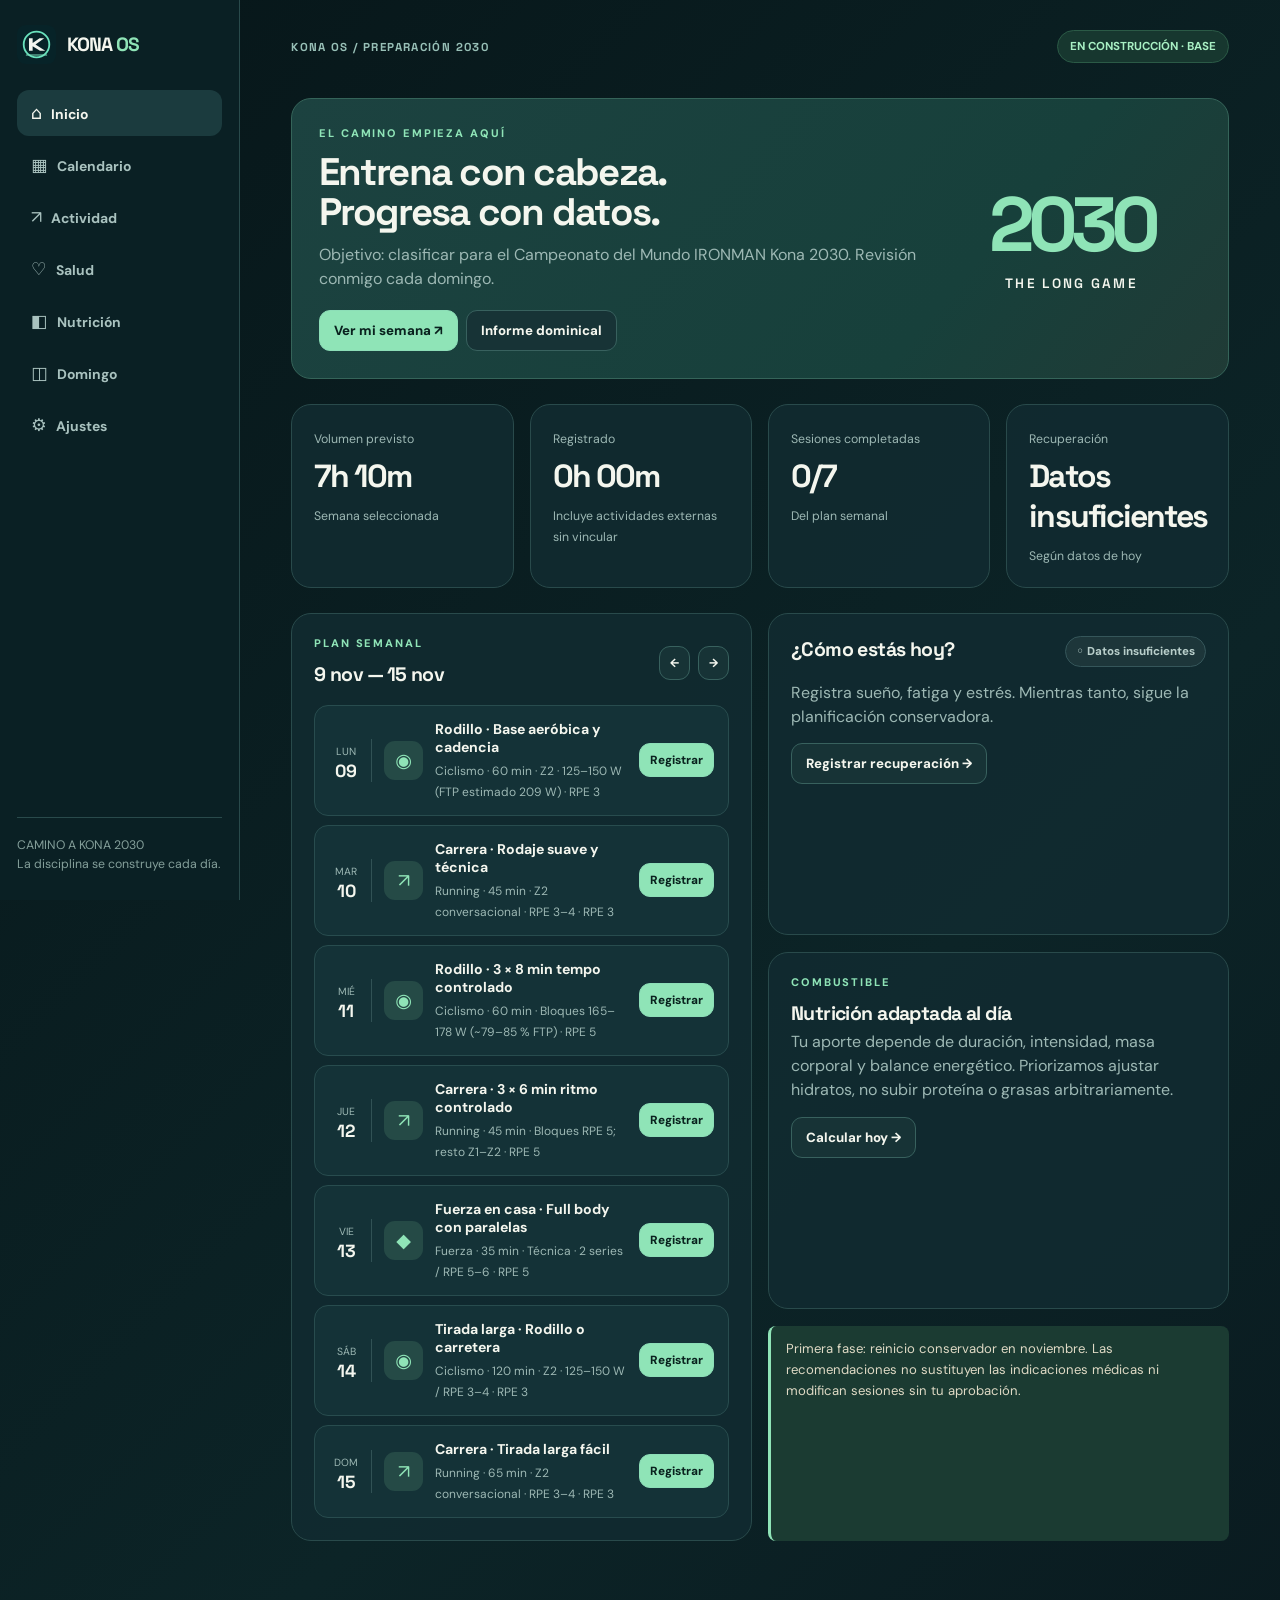
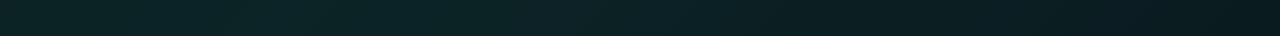
<file: index.html>
<!doctype html><html lang="es"><head><meta charset="utf-8"><meta name="viewport" content="width=device-width, initial-scale=1,viewport-fit=cover"><meta name="theme-color" content="#071b20"><meta name="description" content="Kona OS 2030 · Planificación, recuperación y análisis semanal para el camino a Kona."><link rel="manifest" href="manifest.webmanifest"><link rel="icon" href="assets/icon.svg" type="image/svg+xml"><title>KONA OS 2030 · Preparación inteligente</title><link rel="stylesheet" href="styles.css"></head><body><div id="app"><p class="loading">Preparando tu camino a Kona 2030…</p></div><script type="module" src="app.js"></script></body></html>
</file>
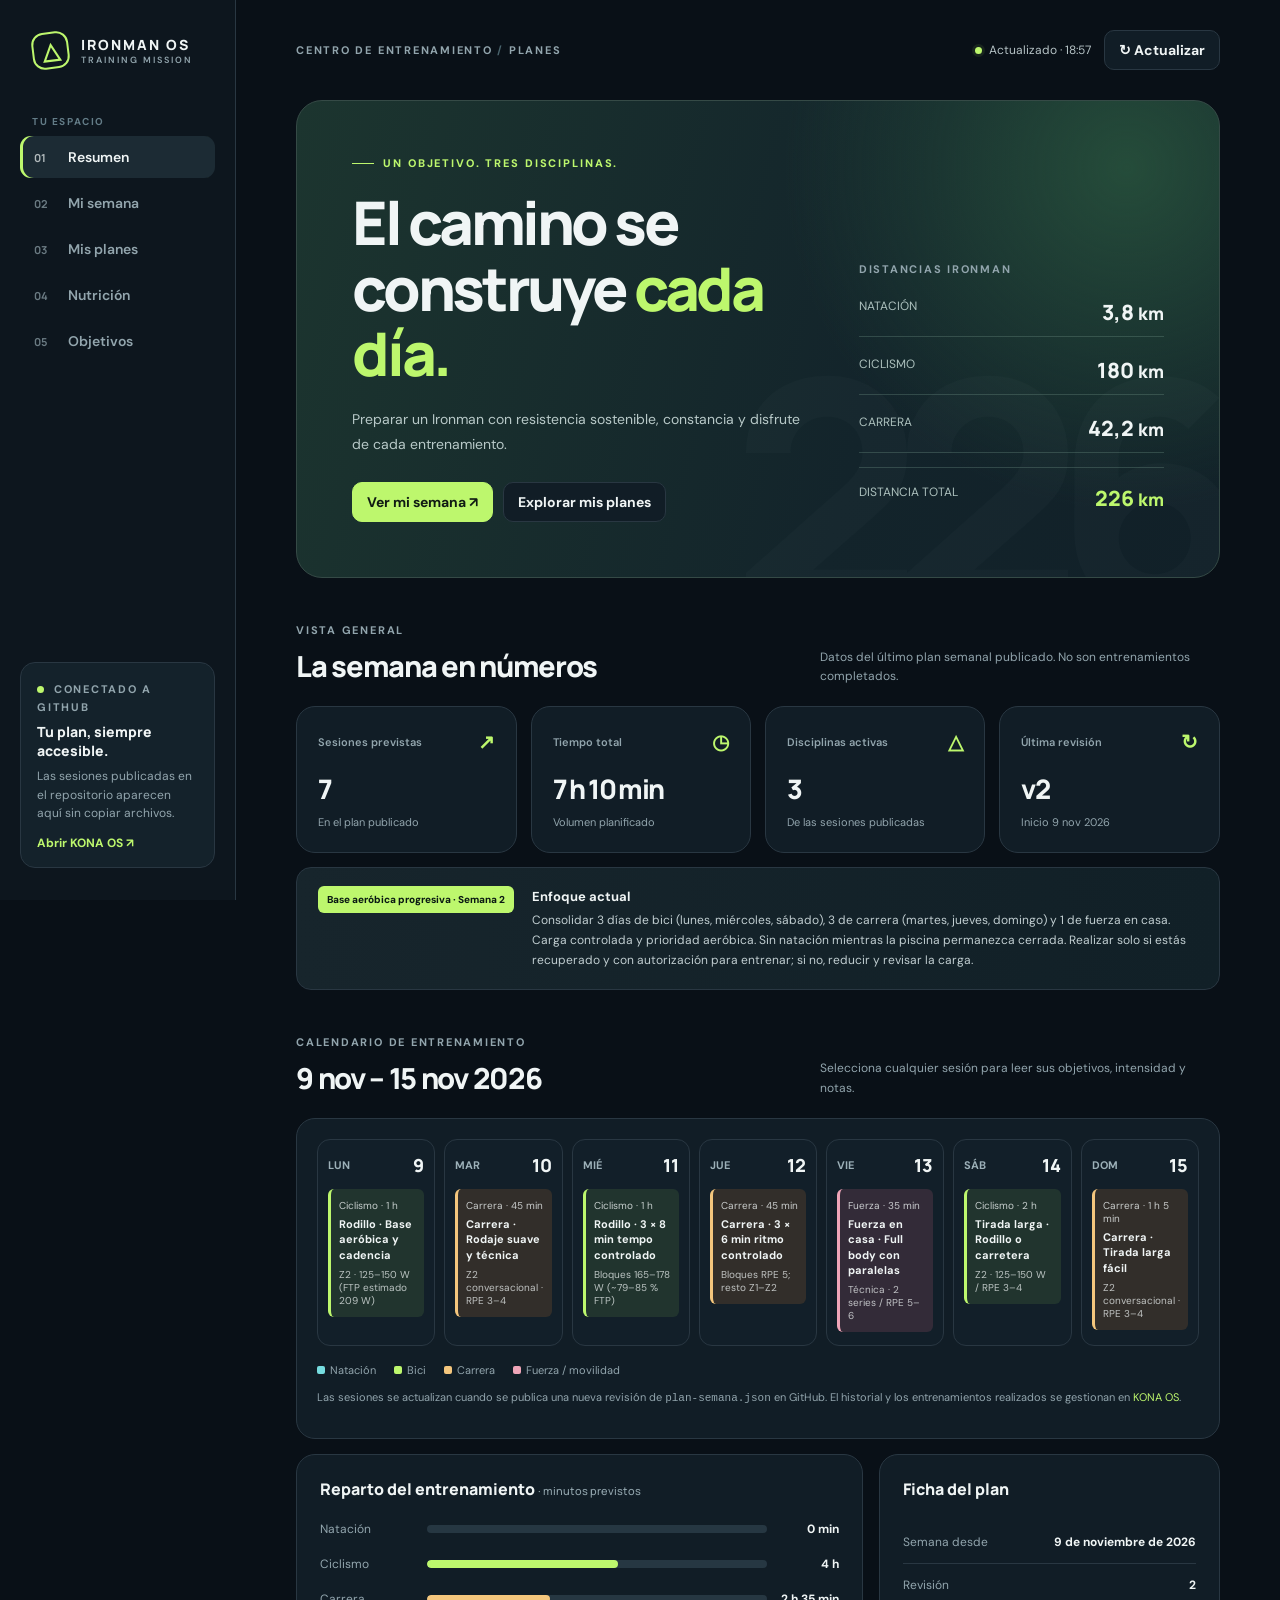
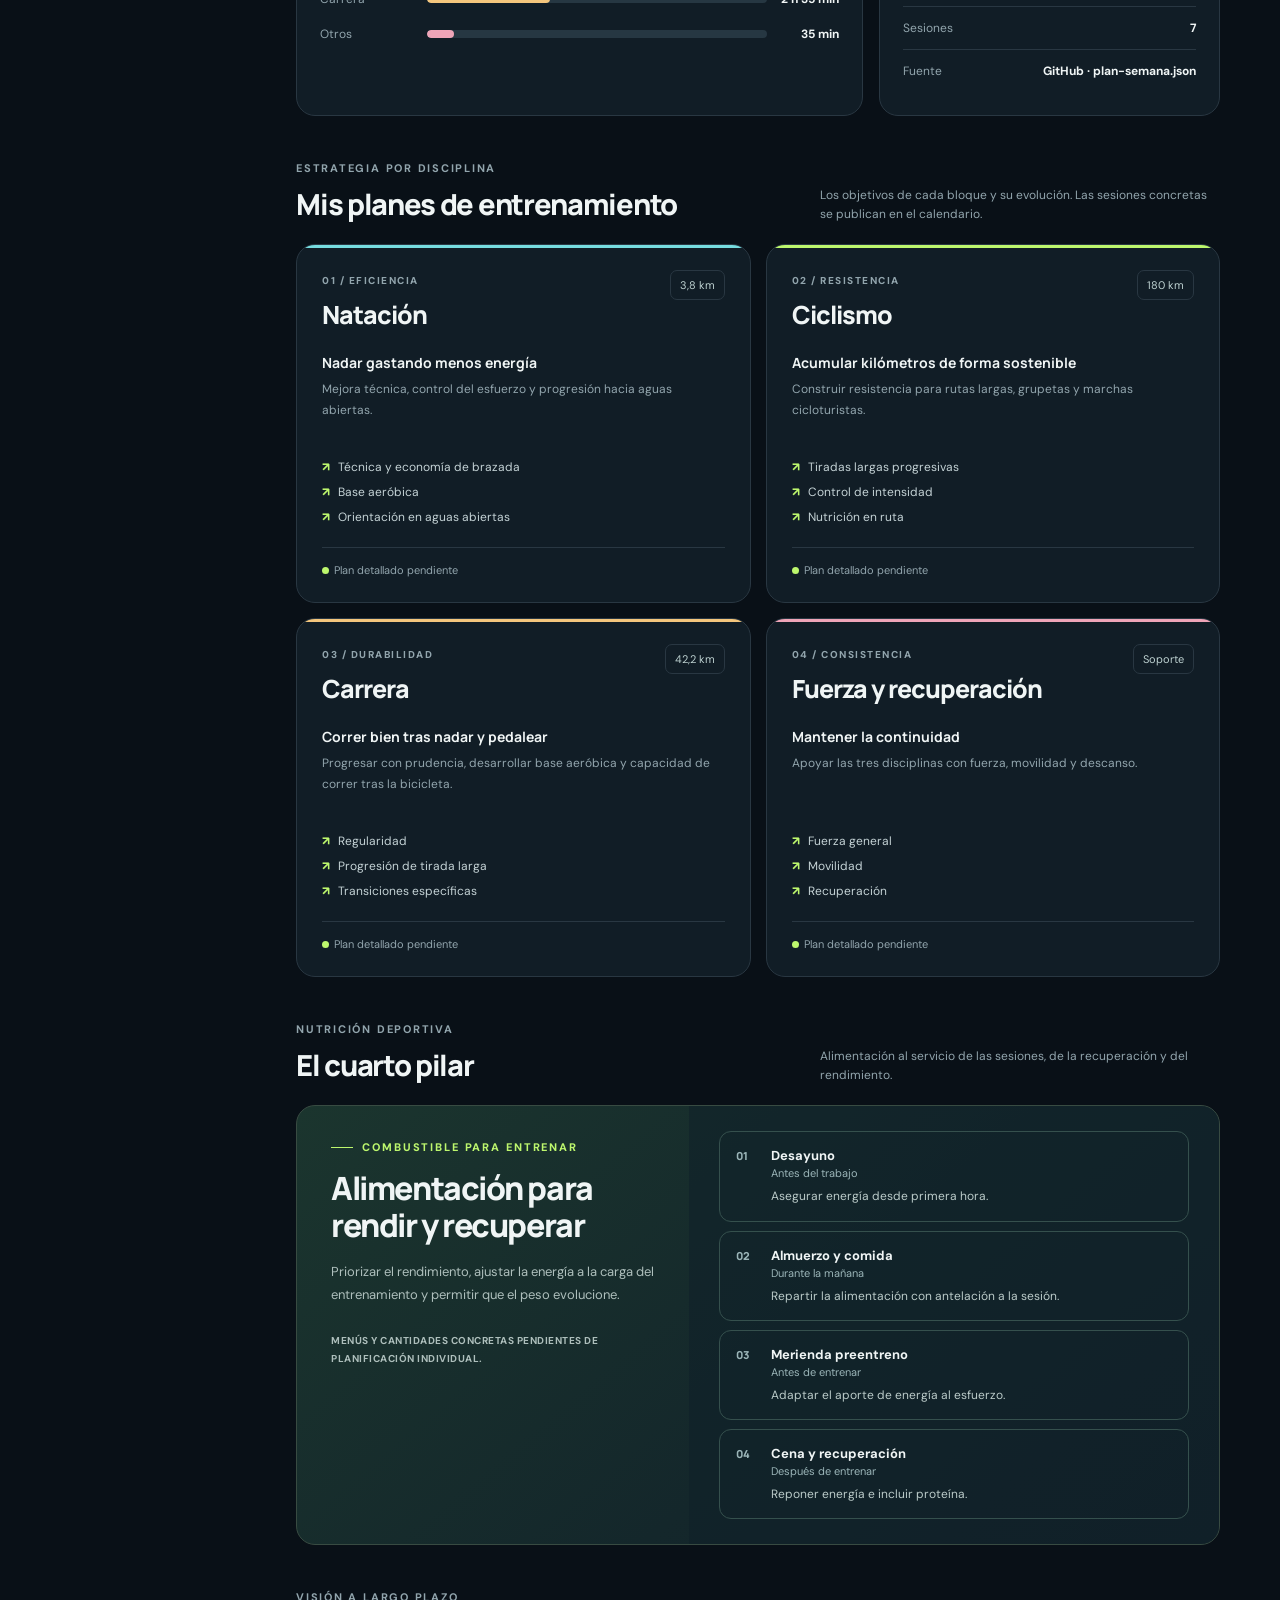
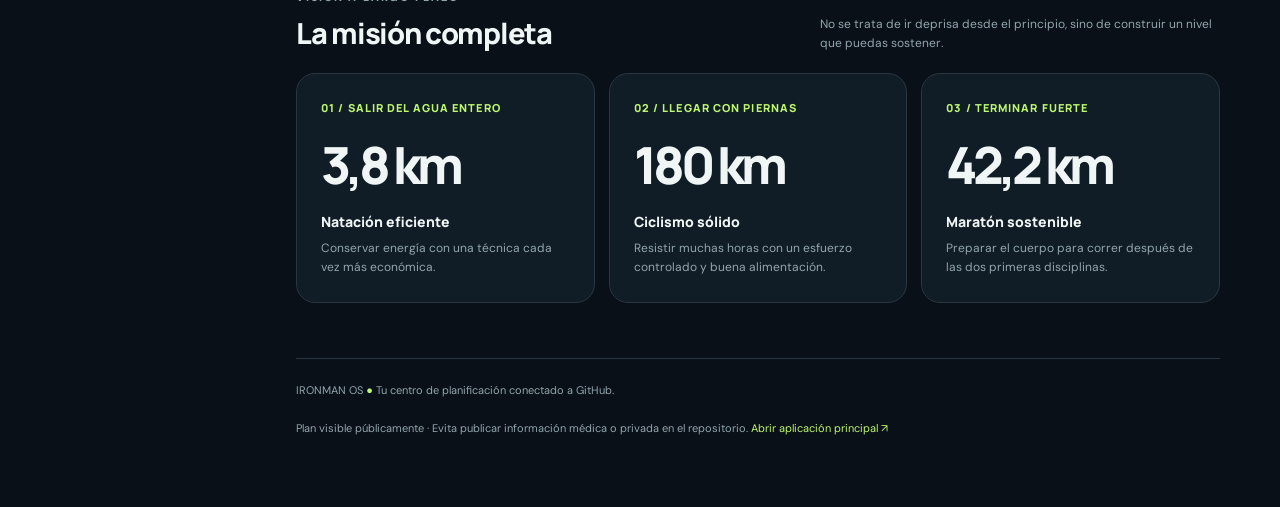
<file: planes/index.html>
<!doctype html>
<html lang="es">
<head>
  <meta charset="utf-8">
  <meta name="viewport" content="width=device-width, initial-scale=1, viewport-fit=cover">
  <meta name="theme-color" content="#0b1219">
  <meta name="description" content="Panel personal de planes Ironman: calendario, natación, ciclismo, carrera y nutrición.">
  <title>PLANES / IRONMAN OS</title>
  <style>
    @import url('https://fonts.googleapis.com/css2?family=DM+Sans:wght@400;500;600;700&family=Manrope:wght@400;500;600;700;800&display=swap');
    :root{color-scheme:dark;--bg:#091017;--surface:#111d26;--surface2:#15222e;--line:#293742;--text:#f0f5f5;--muted:#92a5ad;--green:#bdf76d;--aqua:#76dcdf;--amber:#f4c67d;--pink:#efa5b8;--r:19px}
    *{box-sizing:border-box}html{scroll-behavior:smooth}body{margin:0;background:var(--bg);color:var(--text);font-family:'DM Sans',sans-serif;font-size:14px}button,a{font:inherit}a{color:inherit;text-decoration:none}button{cursor:pointer}button:focus-visible,a:focus-visible{outline:2px solid var(--green);outline-offset:4px}::selection{background:var(--green);color:#091017}
    .shell{min-height:100vh;display:grid;grid-template-columns:236px minmax(0,1fr)}.sidebar{border-right:1px solid var(--line);padding:32px 20px;display:flex;flex-direction:column;gap:24px;position:sticky;top:0;height:100vh;background:#0d161e;z-index:10}.logo{display:flex;align-items:center;gap:12px;padding:0 12px}.mark{width:37px;height:37px;display:grid;place-items:center;border:2px solid var(--green);border-radius:12px;color:var(--green);font-size:23px;font-weight:800;transform:rotate(-7deg)}.logotxt{font-family:Manrope,sans-serif;letter-spacing:.14em;font-weight:800;font-size:14px;line-height:1.4}.logotxt small{display:block;letter-spacing:.22em;font:600 9px 'DM Sans',sans-serif;color:var(--muted)}.section-label{font-size:10px;font-weight:700;letter-spacing:.16em;color:#637c87;margin:22px 12px 8px}.nav{display:flex;flex-direction:column;gap:4px}.nav a{display:flex;align-items:center;gap:12px;padding:12px 14px;border-radius:11px;color:var(--muted);font-weight:600;transition:.2s}.nav a:hover,.nav a.active{color:var(--text);background:#1c2b34}.nav a.active{box-shadow:inset 3px 0 0 var(--green)}.nav .num{font:700 11px Manrope,sans-serif;opacity:.7;width:22px}.side-end{margin-top:auto;border:1px solid var(--line);border-radius:15px;padding:16px;background:#14222b}.side-end b{display:block;font:800 14px Manrope,sans-serif;margin:7px 0}.side-end p{margin:0;color:var(--muted);font-size:12px;line-height:1.55}.side-end a{color:var(--green);display:inline-block;margin-top:12px;font-weight:700;font-size:12px}.signal{display:inline-block;width:7px;height:7px;background:var(--green);border-radius:50%;margin-right:5px}
    main{min-width:0;max-width:1680px;width:100%;padding:30px clamp(22px,4.7vw,76px) 70px;margin:0 auto}.topbar{display:flex;align-items:center;justify-content:space-between;gap:16px;padding-bottom:30px}.micro{color:var(--muted);font-size:11px;font-weight:700;letter-spacing:.16em;text-transform:uppercase}.top-actions{display:flex;align-items:center;gap:13px;flex-wrap:wrap}.state{font-size:12px;color:#b6c3c6;display:flex;align-items:center;gap:7px}.state:before{content:"";width:7px;height:7px;background:var(--green);border-radius:50%;box-shadow:0 0 0 3px #bdf76d16}.button{border:1px solid var(--line);background:var(--surface);color:var(--text);padding:10px 14px;border-radius:10px;font-weight:700;white-space:nowrap}.button:hover{background:#23313a}.button-primary{background:var(--green);border-color:var(--green);color:#101b13}.button-primary:hover{background:#d3ff9c}
    .hero{border:1px solid #354a46;background:radial-gradient(circle at 90% 14%,#254c3a 0,transparent 37%),linear-gradient(105deg,#1c352f 0%,#13242b 62%,#112028 100%);border-radius:26px;min-height:360px;padding:clamp(26px,4.5vw,55px);display:grid;grid-template-columns:1.5fr 1fr;gap:36px;position:relative;overflow:hidden}.hero:after{content:"226";position:absolute;font:800 clamp(140px,25vw,340px)/1 Manrope,sans-serif;letter-spacing:-.1em;color:#d3ffe005;right:0;bottom:-72px;pointer-events:none}.hero>*{position:relative;z-index:1}.eyebrow{display:flex;align-items:center;gap:9px;color:var(--green);font-size:11px;font-weight:800;letter-spacing:.17em;text-transform:uppercase}.eyebrow:before{content:"";height:1px;width:22px;background:currentColor}.hero h1{font:800 clamp(35px,4.7vw,67px)/1.09 Manrope,sans-serif;letter-spacing:-.055em;max-width:720px;margin:20px 0}.hero h1 span{color:var(--green)}.hero p{max-width:540px;color:#b8c9c8;font-size:14px;line-height:1.8}.hero-links{display:flex;gap:10px;flex-wrap:wrap;margin-top:25px}.hero-aside{align-self:end;justify-self:end;display:grid;gap:12px;width:100%;max-width:305px}.distances{display:grid;gap:9px}.distance{display:flex;justify-content:space-between;border-bottom:1px solid #73968a50;padding:10px 0}.distance span{font-size:12px;color:#acc0bd}.distance b{font:800 21px Manrope,sans-serif}.distance:last-child{border:0}.distance.total{border-top:1px solid #73968a50;margin-top:5px;padding-top:16px}.distance.total b{color:var(--green)}
    .section{margin-top:42px;scroll-margin-top:22px}.section-head{display:flex;align-items:end;justify-content:space-between;gap:20px;margin-bottom:20px;flex-wrap:wrap}.section-head h2{font:800 clamp(22px,2.5vw,29px) Manrope,sans-serif;letter-spacing:-.045em;margin:8px 0 0}.section-head p{color:var(--muted);font-size:12px;margin:0;max-width:400px;line-height:1.6}.soft{color:var(--muted)}.summary{display:grid;grid-template-columns:repeat(4,minmax(0,1fr));gap:14px}.tile{background:var(--surface);border:1px solid var(--line);border-radius:var(--r);padding:21px;min-width:0}.tile-top{display:flex;justify-content:space-between;align-items:center;gap:10px}.tile-label{font-size:11px;color:var(--muted);font-weight:600}.glyph{font:800 20px Manrope;color:var(--green)}.tile strong{display:block;font:800 clamp(22px,2.1vw,32px) Manrope,sans-serif;letter-spacing:-.06em;margin-top:15px}.tile small{font-size:11px;color:var(--muted);display:block;margin-top:7px;line-height:1.5}.phase-banner{border:1px solid var(--line);border-radius:15px;background:linear-gradient(90deg,#17252c,#112027);display:flex;gap:18px;padding:18px 21px;margin-top:14px;align-items:start}.phase-tag{font-size:10px;font-weight:800;color:#0a1913;background:var(--green);padding:7px 9px;border-radius:6px;white-space:nowrap}.phase-text{font-size:12px;color:#c1ced1;line-height:1.7}.phase-text b{display:block;font-size:13px;color:var(--text);margin-bottom:2px}
    .week-panel{border:1px solid var(--line);background:var(--surface);border-radius:var(--r);padding:20px}.weekday-grid{display:grid;grid-template-columns:repeat(7,minmax(0,1fr));gap:9px}.day{min-width:0;border:1px solid var(--line);background:#121f29;border-radius:13px;min-height:182px;padding:13px 10px}.day.today{border-color:#8abe6f}.day-date{font-size:11px;color:#9cb0b8;font-weight:700;display:flex;justify-content:space-between;align-items:center;gap:4px}.day-date b{font:800 18px Manrope,sans-serif;color:var(--text)}.session{width:100%;text-align:left;border:0;border-left:3px solid var(--aqua);color:var(--text);background:#23404b88;border-radius:6px;padding:10px 8px;margin-top:12px}.session.bike{border-color:var(--green);background:#2d463291}.session.run{border-color:var(--amber);background:#4b3b2b91}.session.strength,.session.mobility{border-color:var(--pink);background:#4c354491}.session small{display:block;font-size:10px;opacity:.8;margin-bottom:5px}.session b{display:block;line-height:1.4;font-size:11px}.session em{font-style:normal;display:block;opacity:.75;font-size:10px;margin-top:5px}.empty-day{color:#5f7884;font-size:11px;line-height:1.5;margin-top:27px}.legend{display:flex;gap:18px;flex-wrap:wrap;color:var(--muted);font-size:11px;margin-top:17px}.legend i{width:8px;height:8px;border-radius:2px;display:inline-block;margin-right:5px;background:var(--aqua)}.legend .bike{background:var(--green)}.legend .run{background:var(--amber)}.legend .other{background:var(--pink)}.caption{margin-top:12px;color:var(--muted);font-size:11px;line-height:1.55}
    .split{display:grid;grid-template-columns:1.25fr .75fr;gap:16px;margin-top:15px}.panel{background:var(--surface);border:1px solid var(--line);border-radius:var(--r);padding:23px}.panel h3{font:800 16px Manrope,sans-serif;margin:0 0 21px}.barline{display:grid;grid-template-columns:95px minmax(0,1fr) 60px;gap:12px;align-items:center;margin:19px 0;color:var(--muted);font-size:12px}.track{height:8px;border-radius:10px;background:#263742;overflow:hidden}.fill{height:100%;border-radius:10px;background:var(--aqua);width:0}.fill.bike{background:var(--green)}.fill.run{background:var(--amber)}.fill.other{background:var(--pink)}.barline strong{text-align:right;color:var(--text);font-weight:700}.info-row{border-bottom:1px solid var(--line);padding:13px 0;display:flex;justify-content:space-between;gap:10px;font-size:12px}.info-row:last-child{border:0}.info-row span{color:var(--muted)}.info-row b{text-align:right}
    .cards{display:grid;grid-template-columns:repeat(2,minmax(0,1fr));gap:15px}.sport-card{border:1px solid var(--line);background:var(--surface);border-radius:var(--r);padding:25px;min-width:0;position:relative;overflow:hidden}.sport-card:before{content:"";position:absolute;top:0;left:0;width:100%;height:3px;background:var(--aqua)}.sport-card.bike:before{background:var(--green)}.sport-card.run:before{background:var(--amber)}.sport-card.strength:before{background:var(--pink)}.sport-card .card-top{display:flex;justify-content:space-between;align-items:start;gap:12px}.sport-card .symbol{font:800 35px Manrope,sans-serif;color:var(--aqua);opacity:.9}.sport-card.bike .symbol{color:var(--green)}.sport-card.run .symbol{color:var(--amber)}.sport-card.strength .symbol{color:var(--pink)}.sport-card .over{font-size:10px;color:var(--muted);font-weight:800;letter-spacing:.15em}.sport-card h3{font:800 25px Manrope,sans-serif;letter-spacing:-.04em;margin:9px 0 0}.sport-card .distance-badge{font-size:11px;color:#bdd1d0;border:1px solid var(--line);padding:7px 9px;border-radius:7px;white-space:nowrap}.focus{font:700 14px Manrope,sans-serif;margin:21px 0 7px}.sport-card p{color:var(--muted);line-height:1.72;margin:0;min-height:62px;font-size:12px}.pillars{list-style:none;margin:18px 0;padding:0;display:grid;gap:9px}.pillars li{font-size:12px;color:#c4d2d5;display:flex;gap:8px;align-items:baseline}.pillars li:before{content:"↗";color:var(--green);font-weight:900}.sport-card .status-text{border-top:1px solid var(--line);margin-top:22px;padding-top:15px;color:var(--muted);font-size:11px}
    .nutrition{display:grid;grid-template-columns:.85fr 1.15fr;border:1px solid #384b42;border-radius:var(--r);background:linear-gradient(140deg,#1b352e,#14272b 60%,#122129);overflow:hidden}.nutrition-intro{padding:34px}.nutrition-intro h3{font:800 clamp(24px,2.5vw,35px)/1.15 Manrope,sans-serif;letter-spacing:-.045em;margin:16px 0}.nutrition-intro p{color:#aebfbc;line-height:1.8;font-size:13px}.nutrition-steps{padding:25px 30px;background:#1020298c;display:grid;gap:9px}.meal{border:1px solid #35504d;border-radius:12px;padding:14px 16px;display:flex;gap:14px;align-items:start}.meal-num{font:800 13px Manrope,sans-serif;color:var(--green);min-width:21px}.meal b{font-size:13px}.meal span{display:block;color:#9bb5b8;font-size:11px;margin-top:2px}.meal p{font-size:12px;line-height:1.6;color:#bbcbc9;margin:7px 0 0}
    .milestones{display:grid;grid-template-columns:repeat(3,1fr);gap:14px}.milestone{border:1px solid var(--line);border-radius:var(--r);background:var(--surface);padding:24px}.milestone .index{font:800 11px Manrope,sans-serif;color:var(--green);letter-spacing:.1em}.milestone .big{font:800 clamp(35px,4vw,57px) Manrope,sans-serif;letter-spacing:-.08em;margin:13px 0}.milestone h3{font:800 14px Manrope,sans-serif;margin:0 0 8px}.milestone p{color:var(--muted);font-size:12px;line-height:1.6;margin:0}
    footer{border-top:1px solid var(--line);margin-top:55px;padding-top:22px;display:flex;justify-content:space-between;gap:20px;flex-wrap:wrap;color:var(--muted);font-size:11px;line-height:1.7}
    dialog{border:1px solid #47605c;border-radius:20px;background:#17252e;color:var(--text);padding:27px;width:min(520px,calc(100vw - 32px));box-shadow:0 25px 95px #000a}dialog::backdrop{background:#02070bd9}dialog h3{font:800 23px Manrope,sans-serif;letter-spacing:-.03em;margin:10px 0 18px}dialog p{font-size:13px;line-height:1.75;color:#b8cacf}dialog .meta{font-size:12px;color:var(--green);font-weight:800;letter-spacing:.08em}dialog .close{float:right;color:var(--text);background:#253743;border:1px solid var(--line);border-radius:8px;width:30px;height:30px}dialog .note{background:#20313a;padding:13px;border-radius:10px;white-space:pre-wrap}
    .empty-state{padding:28px;background:#15232c;border:1px dashed #40515d;color:var(--muted);border-radius:14px;line-height:1.7}
    @media(max-width:1100px){.shell{grid-template-columns:1fr}.sidebar{height:auto;padding:15px 18px;display:flex;flex-direction:row;align-items:center;position:sticky;gap:15px;overflow-x:auto}.sidebar .logo{flex:none}.sidebar .section-label,.side-end{display:none}.nav{flex-direction:row;gap:4px}.nav a{padding:10px 12px;white-space:nowrap}.nav a.active{box-shadow:inset 0 -2px 0 var(--green)}main{padding-top:22px}.weekday-grid{grid-template-columns:repeat(4,minmax(0,1fr))}}
    @media(max-width:750px){.hero{grid-template-columns:1fr;min-height:0}.hero-aside{max-width:none;justify-self:stretch}.distances{grid-template-columns:repeat(3,1fr)}.distance{display:block}.distance span{display:block;margin-bottom:7px}.distance.total{grid-column:1/-1;display:flex}.summary{grid-template-columns:repeat(2,minmax(0,1fr))}.cards,.nutrition,.split{grid-template-columns:1fr}.weekday-grid{grid-template-columns:repeat(2,minmax(0,1fr))}.day{min-height:120px}.milestones{grid-template-columns:1fr 1fr}.topbar{align-items:start}.micro{font-size:10px}}
    @media(max-width:460px){.sidebar{padding:12px}.logotxt{display:none}.mark{width:34px;height:34px}.nav a .num{display:none}.nav a{padding:10px}.topbar{display:block}.top-actions{margin-top:12px}.summary{grid-template-columns:1fr 1fr}.tile{padding:16px}.weekday-grid{grid-template-columns:repeat(2,1fr)}.milestones{grid-template-columns:1fr}.phase-banner{display:block}.phase-text{margin-top:10px}.hero{padding:25px}.distance b{font-size:17px}.nutrition-intro,.nutrition-steps{padding:22px}}
    @media(prefers-reduced-motion:reduce){html{scroll-behavior:auto}}
  </style>
</head>
<body>
  <div class="shell">
    <aside class="sidebar" aria-label="Navegación principal">
      <a href="#resumen" class="logo" aria-label="Ir al inicio"><span class="mark">△</span><span class="logotxt">IRONMAN OS<small>TRAINING MISSION</small></span></a>
      <div>
        <div class="section-label">TU ESPACIO</div>
        <nav class="nav">
          <a class="active" href="#resumen"><span class="num">01</span> Resumen</a>
          <a href="#semana"><span class="num">02</span> Mi semana</a>
          <a href="#planes"><span class="num">03</span> Mis planes</a>
          <a href="#nutricion"><span class="num">04</span> Nutrición</a>
          <a href="#objetivos"><span class="num">05</span> Objetivos</a>
        </nav>
      </div>
      <div class="side-end">
        <span class="micro"><span class="signal"></span> CONECTADO A GITHUB</span>
        <b>Tu plan, siempre accesible.</b>
        <p>Las sesiones publicadas en el repositorio aparecen aquí sin copiar archivos.</p>
        <a href="../index.html">Abrir KONA OS ↗</a>
      </div>
    </aside>
    <main>
      <div class="topbar">
        <div class="micro">CENTRO DE ENTRENAMIENTO <span style="color:#4a646d">/</span> PLANES</div>
        <div class="top-actions">
          <span class="state" id="syncStatus" role="status">Cargando plan publicado…</span>
          <button type="button" class="button" id="refresh">↻ Actualizar</button>
        </div>
      </div>
      <section class="hero" id="resumen">
        <div>
          <span class="eyebrow">UN OBJETIVO. TRES DISCIPLINAS.</span>
          <h1>El camino se construye <span>cada día.</span></h1>
          <p id="mission">Preparar un Ironman completo con resistencia sostenible, planificación individualizada y margen para disfrutar del proceso.</p>
          <div class="hero-links">
            <a href="#semana" class="button button-primary">Ver mi semana ↗</a>
            <a href="#planes" class="button">Explorar mis planes</a>
          </div>
        </div>
        <div class="hero-aside">
          <span class="micro">DISTANCIAS IRONMAN</span>
          <div class="distances">
            <div class="distance"><span>NATACIÓN</span><b>3,8 <small>km</small></b></div>
            <div class="distance"><span>CICLISMO</span><b>180 <small>km</small></b></div>
            <div class="distance"><span>CARRERA</span><b>42,2 <small>km</small></b></div>
            <div class="distance total"><span>DISTANCIA TOTAL</span><b>226 <small>km</small></b></div>
          </div>
        </div>
      </section>
      <section class="section">
        <div class="section-head"><div><span class="micro">VISTA GENERAL</span><h2>La semana en números</h2></div><p>Datos del último plan semanal publicado. No son entrenamientos completados.</p></div>
        <div class="summary">
          <article class="tile"><div class="tile-top"><span class="tile-label">Sesiones previstas</span><span class="glyph">↗</span></div><strong id="kpiSessions">—</strong><small>En el plan publicado</small></article>
          <article class="tile"><div class="tile-top"><span class="tile-label">Tiempo total</span><span class="glyph">◷</span></div><strong id="kpiTime">—</strong><small>Volumen planificado</small></article>
          <article class="tile"><div class="tile-top"><span class="tile-label">Disciplinas activas</span><span class="glyph">△</span></div><strong id="kpiSports">—</strong><small>De las sesiones publicadas</small></article>
          <article class="tile"><div class="tile-top"><span class="tile-label">Última revisión</span><span class="glyph">↻</span></div><strong id="kpiRevision">—</strong><small id="weekLabel">Sin cargar</small></article>
        </div>
        <div class="phase-banner"><span class="phase-tag" id="phaseName">PLAN SEMANAL</span><div class="phase-text"><b>Enfoque actual</b><span id="phaseObjective">Cargando la planificación disponible…</span></div></div>
      </section>
      <section class="section" id="semana">
        <div class="section-head"><div><span class="micro">CALENDARIO DE ENTRENAMIENTO</span><h2 id="weekHeading">Mi semana</h2></div><p>Selecciona cualquier sesión para leer sus objetivos, intensidad y notas.</p></div>
        <div class="week-panel">
          <div class="weekday-grid" id="days"><div class="empty-state" style="grid-column:1/-1">Consultando el plan semanal…</div></div>
          <div class="legend"><span><i></i>Natación</span><span><i class="bike"></i>Bici</span><span><i class="run"></i>Carrera</span><span><i class="other"></i>Fuerza / movilidad</span></div>
          <p class="caption">Las sesiones se actualizan cuando se publica una nueva revisión de <code>plan-semana.json</code> en GitHub. El historial y los entrenamientos realizados se gestionan en <a href="../index.html" style="color:var(--green)">KONA OS</a>.</p>
        </div>
        <div class="split">
          <div class="panel"><h3>Reparto del entrenamiento <span class="soft" style="font-size:11px;font-weight:500">· minutos previstos</span></h3><div id="sportBars"><div class="empty-state">No hay datos todavía.</div></div></div>
          <div class="panel"><h3>Ficha del plan</h3><div id="planInfo"><div class="empty-state">Sin datos disponibles.</div></div></div>
        </div>
      </section>
      <section class="section" id="planes">
        <div class="section-head"><div><span class="micro">ESTRATEGIA POR DISCIPLINA</span><h2>Mis planes de entrenamiento</h2></div><p>Los objetivos de cada bloque y su evolución. Las sesiones concretas se publican en el calendario.</p></div>
        <div class="cards" id="disciplineCards"><div class="empty-state" style="grid-column:1/-1">Cargando objetivos de entrenamiento…</div></div>
      </section>
      <section class="section" id="nutricion">
        <div class="section-head"><div><span class="micro">NUTRICIÓN DEPORTIVA</span><h2>El cuarto pilar</h2></div><p>Alimentación al servicio de las sesiones, de la recuperación y del rendimiento.</p></div>
        <div class="nutrition">
          <div class="nutrition-intro"><span class="eyebrow" id="nutritionEyebrow">COMBUSTIBLE PARA ENTRENAR</span><h3 id="nutritionTitle">Comer para rendir.</h3><p id="nutritionDescription">Las pautas se adaptarán a las sesiones y a las necesidades individuales.</p><p class="micro" id="nutritionFootnote" style="font-size:10px;letter-spacing:.05em;margin-top:25px">Por definir según las necesidades.</p></div>
          <div class="nutrition-steps" id="nutritionSteps"></div>
        </div>
      </section>
      <section class="section" id="objetivos">
        <div class="section-head"><div><span class="micro">VISIÓN A LARGO PLAZO</span><h2>La misión completa</h2></div><p>No se trata de ir deprisa desde el principio, sino de construir un nivel que puedas sostener.</p></div>
        <div class="milestones">
          <div class="milestone"><span class="index">01 / SALIR DEL AGUA ENTERO</span><div class="big">3,8 km</div><h3>Natación eficiente</h3><p>Conservar energía con una técnica cada vez más económica.</p></div>
          <div class="milestone"><span class="index">02 / LLEGAR CON PIERNAS</span><div class="big">180 km</div><h3>Ciclismo sólido</h3><p>Resistir muchas horas con un esfuerzo controlado y buena alimentación.</p></div>
          <div class="milestone"><span class="index">03 / TERMINAR FUERTE</span><div class="big">42,2 km</div><h3>Maratón sostenible</h3><p>Preparar el cuerpo para correr después de las dos primeras disciplinas.</p></div>
        </div>
      </section>
      <footer>
        <div>IRONMAN OS <span style="color:var(--green)">●</span> Tu centro de planificación conectado a GitHub.</div>
        <div>Plan visible públicamente · Evita publicar información médica o privada en el repositorio. <a href="../index.html" style="color:var(--green)">Abrir aplicación principal ↗</a></div>
      </footer>
    </main>
  </div>
  <dialog id="sessionDialog" aria-labelledby="dialogTitle">
    <button class="close" type="button" id="closeDialog" aria-label="Cerrar">×</button>
    <div class="meta" id="dialogMeta"></div>
    <h3 id="dialogTitle"></h3>
    <p id="dialogInfo"></p>
    <p class="note" id="dialogNotes"></p>
  </dialog>
  <script>
  (() => {
    'use strict';
    const labels = {swim:'Natación',bike:'Ciclismo',run:'Carrera',strength:'Fuerza',mobility:'Movilidad'};
    const daysOfWeek = ['LUN','MAR','MIÉ','JUE','VIE','SÁB','DOM'];
    const $ = id => document.getElementById(id);
    const safe = value => String(value == null ? '' : value).replace(/[&<>"']/g, char => ({'&':'&amp;','<':'&lt;','>':'&gt;','"':'&quot;',"'":'&#39;'}[char]));
    const sportKey = value => Object.prototype.hasOwnProperty.call(labels,value) ? value : 'strength';
    const plainDate = text => { const n = String(text||'').split('-').map(Number); return n.length===3 && n.every(Number.isFinite) ? new Date(Date.UTC(n[0],n[1]-1,n[2],12)) : new Date(NaN) };
    const dateText = (date,opts) => Number.isNaN(date.getTime()) ? 'Fecha no disponible' : date.toLocaleDateString('es-ES',Object.assign({timeZone:'UTC'},opts||{}));
    const iso = date => date.toISOString().slice(0,10);
    const minuteText = minutes => {const m=Math.round(minutes);return m<60?m+' min':Math.floor(m/60)+' h'+(m%60?' '+m%60+' min':'')};
    let lastWeek = null;
    function setStatus(message,error) { $('syncStatus').textContent=message; $('syncStatus').style.color=error?'#efa5b8':''; }
    function renderWeek(data) {
      if (!data || !Array.isArray(data.sessions) || typeof data.week_start!=='string') throw Error('Formato del plan semanal no válido');
      const start=plainDate(data.week_start);
      if(Number.isNaN(start.getTime())) throw Error('Fecha inicial no válida');
      const sessions=data.sessions.filter(s=>s && typeof s.date==='string' && typeof s.sport==='string' && Number.isFinite(Number(s.minutes)) && Number(s.minutes)>=0);
      lastWeek=sessions;
      const total=sessions.reduce((a,s)=>a+Number(s.minutes),0);
      const active=new Set(sessions.map(s=>s.sport));
      $('kpiSessions').textContent=String(sessions.length);
      $('kpiTime').textContent=minuteText(total);
      $('kpiSports').textContent=String(active.size);
      $('kpiRevision').textContent='v'+String(Number(data.revision)||1);
      $('weekLabel').textContent='Inicio '+dateText(start,{day:'numeric',month:'short',year:'numeric'});
      $('phaseName').textContent=String(data.phase||'Plan semanal');
      $('phaseObjective').textContent=String(data.objective||'Sin descripción publicada.');
      const end=new Date(start.getTime()+6*86400000);
      $('weekHeading').textContent=dateText(start,{day:'numeric',month:'short'})+' – '+dateText(end,{day:'numeric',month:'short',year:'numeric'});
      const today=new Date();
      const localToday=[today.getFullYear(),String(today.getMonth()+1).padStart(2,'0'),String(today.getDate()).padStart(2,'0')].join('-');
      let dayMarkup='';
      for(let i=0;i<7;i++){
        const date=new Date(start.getTime()+i*86400000);
        const dayStr=iso(date);
        const items=sessions.filter(s=>s.date===dayStr);
        const itemHtml=items.map(s=>'<button class="session '+safe(sportKey(s.sport))+'" data-session="'+safe(s.id||'')+'" type="button"><small>'+safe(labels[s.sport]||s.sport)+' · '+safe(minuteText(Number(s.minutes)))+'</small><b>'+safe(s.title||'Sesión')+'</b><em>'+safe(s.intensity||'Intensidad por definir')+'</em></button>').join('');
        dayMarkup+='<div class="day '+(localToday===dayStr?'today':'')+'"><div class="day-date"><span>'+daysOfWeek[i]+'</span><b>'+date.getUTCDate()+'</b></div>'+(items.length?itemHtml:'<div class="empty-day">Sin sesión publicada</div>')+'</div>';
      }
      $('days').innerHTML=dayMarkup;
      const bars=[['swim','Natación'],['bike','Ciclismo'],['run','Carrera'],['other','Otros']].map(([k,name])=>{
        const value=sessions.filter(s=>k==='other'?!['swim','bike','run'].includes(s.sport):s.sport===k).reduce((a,s)=>a+Number(s.minutes),0);
        const percent=total?Math.round(value/total*100):0;
        return '<div class="barline"><span>'+name+'</span><div class="track" role="img" aria-label="'+safe(name+' '+percent+'%')+'"><div class="fill '+k+'" style="width:'+percent+'%"></div></div><strong>'+safe(minuteText(value))+'</strong></div>';
      }).join('');
      $('sportBars').innerHTML=bars;
      $('planInfo').innerHTML='<div class="info-row"><span>Semana desde</span><b>'+safe(dateText(start,{day:'numeric',month:'long',year:'numeric'}))+'</b></div><div class="info-row"><span>Revisión</span><b>'+safe(data.revision||1)+'</b></div><div class="info-row"><span>Sesiones</span><b>'+sessions.length+'</b></div><div class="info-row"><span>Fuente</span><b>GitHub · plan-semana.json</b></div>';
    }
    function renderCatalog(data){
      if(!data || !Array.isArray(data.disciplines))throw Error('El catálogo no tiene formato válido');
      $('mission').textContent=String(data.mission||'Preparación a largo plazo para Ironman.');
      $('disciplineCards').innerHTML=data.disciplines.map(d=>{
        const points=Array.isArray(d.pillars)?d.pillars:[];
        return '<article class="sport-card '+safe(sportKey(d.id))+'"><div class="card-top"><div><span class="over">'+safe(d.eyebrow||'DISCIPLINA')+'</span><h3>'+safe(d.name)+'</h3></div><span class="distance-badge">'+safe(d.distance)+'</span></div><div class="focus">'+safe(d.focus)+'</div><p>'+safe(d.description)+'</p><ul class="pillars">'+points.map(p=>'<li>'+safe(p)+'</li>').join('')+'</ul><div class="status-text"><span class="signal"></span>'+safe(d.status||'Plan en desarrollo')+'</div></article>';
      }).join('');
      const n=data.nutrition||{};
      $('nutritionEyebrow').textContent=n.eyebrow||'NUTRICIÓN';
      $('nutritionTitle').textContent=n.title||'Alimentación para entrenar';
      $('nutritionDescription').textContent=n.description||'';
      $('nutritionFootnote').textContent=n.footnote||'';
      $('nutritionSteps').innerHTML=(Array.isArray(n.moments)?n.moments:[]).map((m,i)=>'<div class="meal"><span class="meal-num">'+String(i+1).padStart(2,'0')+'</span><div><b>'+safe(m.label)+'</b><span>'+safe(m.name)+'</span><p>'+safe(m.detail)+'</p></div></div>').join('');
    }
    function showSession(id){
      const session=lastWeek && lastWeek.find(s=>String(s.id||'')===id);
      if(!session)return;
      $('dialogMeta').textContent=(labels[session.sport]||session.sport)+' · '+dateText(plainDate(session.date),{weekday:'long',day:'numeric',month:'long'});
      $('dialogTitle').textContent=String(session.title||'Entrenamiento');
      $('dialogInfo').textContent=minuteText(Number(session.minutes))+' · Intensidad: '+String(session.intensity||'Por definir')+' · RPE objetivo: '+String(session.rpeTarget==null?'—':session.rpeTarget);
      $('dialogNotes').textContent=String(session.notes||'Sin observaciones adicionales.');
      if(typeof $('sessionDialog').showModal==='function')$('sessionDialog').showModal();
    }
    async function readJSON(path){
      const r=await fetch(path+'?v='+Date.now(),{cache:'no-store'});
      if(!r.ok)throw Error('HTTP '+r.status);
      return r.json();
    }
    let busy=false;
    async function refresh(){
      if(busy)return;
      busy=true;
      $('refresh').disabled=true;
      setStatus('Comprobando cambios…',false);
      const results=await Promise.allSettled([readJSON('../plan-semana.json'),readJSON('./catalogo.json')]);
      let errors=[];
      if(results[0].status==='fulfilled'){try{renderWeek(results[0].value)}catch(e){errors.push(e.message)}}else{errors.push('plan semanal')}
      if(results[1].status==='fulfilled'){try{renderCatalog(results[1].value)}catch(e){errors.push(e.message)}}else{errors.push('planes por disciplina')}
      setStatus(errors.length?'No se pudieron cargar: '+errors.join(', '):'Actualizado · '+new Date().toLocaleTimeString('es-ES',{hour:'2-digit',minute:'2-digit'}),errors.length>0);
      busy=false;
      $('refresh').disabled=false;
    }
    document.addEventListener('click',e=>{
      const hit=e.target.closest('[data-session]');
      if(hit)showSession(hit.getAttribute('data-session'));
    });
    $('refresh').addEventListener('click',refresh);
    $('closeDialog').addEventListener('click',()=>$('sessionDialog').close());
    $('sessionDialog').addEventListener('click',e=>{if(e.target===$('sessionDialog'))$('sessionDialog').close()});
    document.querySelectorAll('.nav a').forEach(a=>a.addEventListener('click',()=>{
      document.querySelectorAll('.nav a').forEach(x=>x.classList.remove('active'));a.classList.add('active');
    }));
    document.addEventListener('visibilitychange',()=>{if(!document.hidden)refresh()});
    window.addEventListener('focus',refresh);
    setInterval(()=>{if(!document.hidden)refresh()},120000);
    refresh();
  })();
  </script>
</body>
</html>
</file>
<file: styles.css>
@import url('https://fonts.googleapis.com/css2?family=DM+Sans:wght@400;500;600;700;800&family=Space+Grotesk:wght@400;500;600;700;800&display=swap');
:root{color-scheme:dark;font-family:'DM Sans',system-ui,sans-serif;--bg:#07171b;--side:#0a1e22;--panel:#10282d;--card:#143037;--line:#294a4b;--text:#f4f6ee;--muted:#9db8b4;--lime:#8fe4b7;--mint:#4cc9a4;--gold:#f2cf86;--bad:#f3a4a4;--blue:#a5c8f0}*{box-sizing:border-box}body{margin:0;background:linear-gradient(135deg,#071619,#0c2427 65%,#0a1b20);color:var(--text)}button,input,select,textarea{font:inherit}button{cursor:pointer}a{color:var(--lime)}h1,h2,h3,p{margin-top:0}h1,h2,h3,.big,.brand{font-family:'Space Grotesk',sans-serif}h1{font-size:clamp(1.8rem,3vw,2.8rem);letter-spacing:-.045em;line-height:1.05;margin-bottom:10px}h2{font-size:1.22rem;letter-spacing:-.03em;margin-bottom:4px}h3{font-size:1rem;letter-spacing:-.015em}.muted,small{color:var(--muted)}.sub{color:var(--muted);margin-bottom:0;line-height:1.5}.eyebrow{color:var(--lime);font-size:.69rem;text-transform:uppercase;letter-spacing:.17em;font-weight:800;margin-bottom:12px}.shell{display:grid;grid-template-columns:240px minmax(0,1fr);min-height:100vh}.sidebar{position:sticky;top:0;height:100vh;background:#0a2024;border-right:1px solid var(--line);padding:25px 17px;display:flex;flex-direction:column;gap:26px}.brand{display:flex;align-items:center;gap:11px;font-size:1.2rem;font-weight:800;letter-spacing:-.05em}.brand img{height:39px;width:39px}.brand span{color:var(--lime)}.sidelinks{display:grid;gap:6px}.nav{border:0;background:transparent;color:#a9c2bf;text-align:left;padding:12px 14px;border-radius:12px;font-weight:700;font-size:.87rem}.nav b{font-size:1.1rem;margin-right:9px;font-weight:400}.nav.active,.nav:hover{background:#1b3b3e;color:var(--text)}.sidestamp{margin-top:auto;color:#849f9a;border-top:1px solid var(--line);padding-top:18px;font-size:.77rem;line-height:1.6}.main{min-width:0;padding:30px clamp(20px,4vw,62px) 95px;max-width:1420px;width:100%;margin:auto}.topbar{display:flex;justify-content:space-between;gap:12px;align-items:center;margin-bottom:35px}.top-logo{font-family:'Space Grotesk',sans-serif;letter-spacing:.12em;font-weight:700;font-size:.72rem;color:#98c0b7}.top-tag{background:#17372f;border:1px solid #2b5a46;color:#a9f0c4;padding:8px 12px;border-radius:30px;font-size:.72rem;font-weight:700}.panel{background:rgba(17,43,48,.9);border:1px solid var(--line);border-radius:20px;padding:22px;min-width:0}.panel.bright{background:linear-gradient(130deg,#1c4240,#17403b 70%,#203b36);border-color:#356459}.hero{display:grid;grid-template-columns:1.4fr .6fr;gap:20px;align-items:center;min-height:205px;padding:27px}.hero .hero-k{font-family:'Space Grotesk',sans-serif;font-size:clamp(2.8rem,6vw,5.1rem);font-weight:800;letter-spacing:-.09em;line-height:1;white-space:nowrap;color:var(--lime);text-align:center}.hero .hero-k span{display:block;font-size:.85rem;letter-spacing:.17em;color:var(--text);font-weight:600;margin-top:14px}.stack{display:grid;gap:17px}.section{margin-top:25px}.section-head{display:flex;justify-content:space-between;align-items:center;margin-bottom:14px;gap:12px}.grid{display:grid;gap:16px}.grid.c4{grid-template-columns:repeat(4,minmax(0,1fr))}.grid.c3{grid-template-columns:repeat(3,minmax(0,1fr))}.grid.c2{grid-template-columns:repeat(2,minmax(0,1fr))}.stat small{font-size:.77rem}.stat .value{font-family:'Space Grotesk',sans-serif;font-size:clamp(1.45rem,2.5vw,2.25rem);font-weight:800;letter-spacing:-.06em;margin:8px 0}.pill{display:inline-flex;align-items:center;border-radius:50px;background:#24483e;padding:7px 10px;color:#b4f3d6;border:1px solid #336b59;font-size:.72rem;font-weight:800;gap:6px}.pill.warn{background:#403826;border-color:#665736;color:var(--gold)}.pill.alert{background:#472c33;color:var(--bad);border-color:#86515a}.pill.ghost{background:#1d363a;border-color:#35565a;color:#b8ceca}.btn{display:inline-flex;align-items:center;justify-content:center;gap:8px;background:var(--lime);border:1px solid #8cdeb7;color:#09211e;padding:11px 14px;border-radius:11px;font-size:.83rem;font-weight:800;white-space:nowrap;text-decoration:none}.btn:hover{filter:brightness(1.1)}.btn.outline{background:#173336;color:var(--text);border-color:#38615e}.btn.plain{border:0;background:transparent;color:var(--lime);padding:7px 4px}.btn.small{padding:8px 10px;font-size:.74rem}.btn.danger{background:#45282e;color:#ffb9b9;border-color:#6e4249}.actions{display:flex;gap:8px;flex-wrap:wrap}.day-list{display:grid;gap:9px}.day{display:flex;align-items:center;gap:12px;background:#143237;border:1px solid #284c4e;padding:14px;border-radius:14px;min-width:0}.day:last-child{margin-bottom:0}.day-date{width:43px;flex-shrink:0;border-right:1px solid #315255;padding-right:8px;text-align:center}.day-date strong{display:block;font-family:'Space Grotesk';font-size:1.1rem}.day-date small{font-size:.65rem}.sport-icon{width:39px;height:39px;border-radius:11px;background:#254a46;display:grid;place-items:center;font-size:1.2rem;color:var(--lime);flex-shrink:0}.day-main{flex:1;min-width:0}.day-main strong{display:block;margin-bottom:3px;font-size:.88rem}.day-main small{font-size:.75rem}.badge-done{color:var(--lime);font-weight:700;font-size:.75rem}.notice{border-left:3px solid var(--gold);background:#2a322b;padding:12px 15px;border-radius:8px;font-size:.82rem;line-height:1.6;color:#dfdac5}.notice.green{border-color:var(--lime);background:#1b3b32}.notice.red{border-color:var(--bad);background:#362c30}.empty{border:1px dashed #3a5b5b;border-radius:14px;padding:23px;text-align:center;color:var(--muted);line-height:1.6}.form-grid{display:grid;grid-template-columns:repeat(2,minmax(0,1fr));gap:13px}.field{display:grid;gap:7px;color:#c8ddd8;font-size:.77rem;font-weight:700}.field input,.field select,.field textarea{width:100%;border:1px solid #36575a;color:var(--text);background:#09272c;border-radius:10px;padding:11px 12px;outline:0;min-height:43px}.field textarea{min-height:70px;resize:vertical}.field input:focus,.field select:focus,.field textarea:focus{border-color:var(--mint);box-shadow:0 0 0 2px #3da99033}.span2{grid-column:1/-1}.mini{font-size:.74rem;line-height:1.55;color:var(--muted)}.data-table{width:100%;border-collapse:collapse;text-align:left;font-size:.83rem}.data-table th{font-weight:700;color:var(--muted);font-size:.72rem;text-transform:uppercase;letter-spacing:.06em}.data-table th,.data-table td{padding:12px 8px;border-bottom:1px solid var(--line)}.chart{width:100%;height:135px;display:block;overflow:visible}.chart-point{fill:var(--lime);stroke:#09262a;stroke-width:3}.metric-toggle{display:flex;gap:6px;flex-wrap:wrap}.metric-toggle button{background:#1b3a3d;border:1px solid #315258;color:#b0c9c3;border-radius:8px;font-size:.68rem;font-weight:700;padding:6px 8px}.metric-toggle button.on{color:#142a29;background:var(--lime);border-color:var(--lime)}.bar{height:7px;border-radius:20px;background:#204246;overflow:hidden}.bar>span{display:block;height:100%;background:var(--lime);border-radius:inherit}.smallrow{display:flex;align-items:center;justify-content:space-between;gap:10px}.separator{height:1px;background:var(--line);margin:14px 0}.bottom-nav{display:none}.dialog{border:1px solid #3e6260;border-radius:19px;background:#123035;color:var(--text);padding:24px;max-width:540px;width:calc(100% - 26px);max-height:88vh;overflow-y:auto}.dialog::backdrop{background:#030b0ccf;backdrop-filter:blur(3px)}.modalhead{display:flex;justify-content:space-between;gap:10px}.modalhead button{background:none;border:0;color:var(--text);font-size:1.4rem}.loading{padding:32px}.toast{position:fixed;right:25px;bottom:25px;background:#265446;color:#e1ffef;padding:12px 19px;border-radius:12px;border:1px solid #66c59f;z-index:100;box-shadow:0 15px 30px #0005;font-size:.82rem}.summary4{display:grid;grid-template-columns:1fr 1fr;gap:13px}.summary4 h3{margin:0}.summary4 .panel{min-height:240px}.activity{padding:10px 0;display:flex;align-items:center;gap:12px;border-bottom:1px solid var(--line)}.activity:last-child{border:0}.activity .day-main strong{font-size:.84rem}.badge{background:#27464a;color:#d4ebdf;border-radius:8px;padding:5px 8px;font-size:.72rem}.recovery{display:grid;grid-template-columns:repeat(7,1fr);gap:7px}.recovery .rday{background:#193a3d;padding:13px 4px;border-radius:10px;text-align:center;font-size:.74rem;min-width:0}.rday strong{display:block;margin:7px 0;font-family:'Space Grotesk'}.cloud-status{font-size:.78rem;color:var(--muted)}@media(max-width:1120px){.shell{grid-template-columns:80px 1fr}.sidebar{padding:18px 9px}.sidebar .brand{justify-content:center}.brand span,.brand em,.nav .label,.sidestamp{display:none}.nav{text-align:center;padding:13px 3px}.nav b{margin:0;font-size:1.35rem}.grid.c4{grid-template-columns:repeat(2,minmax(0,1fr))}}@media(max-width:700px){.shell{display:block}.sidebar{display:none}.main{padding:18px 15px 108px}.topbar{margin-bottom:22px}.hero{grid-template-columns:1fr;min-height:0}.hero .hero-k{font-size:3.4rem}.grid.c3,.grid.c2{grid-template-columns:1fr}.panel{padding:17px;border-radius:16px}.grid.c4{gap:10px}.grid.c4 .panel{padding:14px}.stat .value{font-size:1.65rem}.section{margin-top:22px}.section-head{align-items:flex-start}.bottom-nav{position:fixed;display:flex;bottom:0;left:0;right:0;background:#0b2529f5;backdrop-filter:blur(20px);border-top:1px solid #2f5150;z-index:30;padding:7px 5px calc(7px + env(safe-area-inset-bottom));justify-content:space-around}.bottom-nav .nav{min-width:0;flex:1;text-align:center;padding:7px 1px;font-size:.56rem;border-radius:9px}.bottom-nav .nav b{display:block;font-size:1.17rem;margin:0 0 3px}.bottom-nav .nav .label{display:block}.form-grid{grid-template-columns:1fr}.summary4{grid-template-columns:1fr}.day{gap:8px;padding:12px 8px}.day-date{width:35px}.sport-icon{width:32px;height:35px;font-size:.95rem}.day .btn{padding:8px 7px;font-size:.68rem}.toast{bottom:83px;right:12px;left:12px}.smallrow{flex-wrap:wrap}}
</file>
